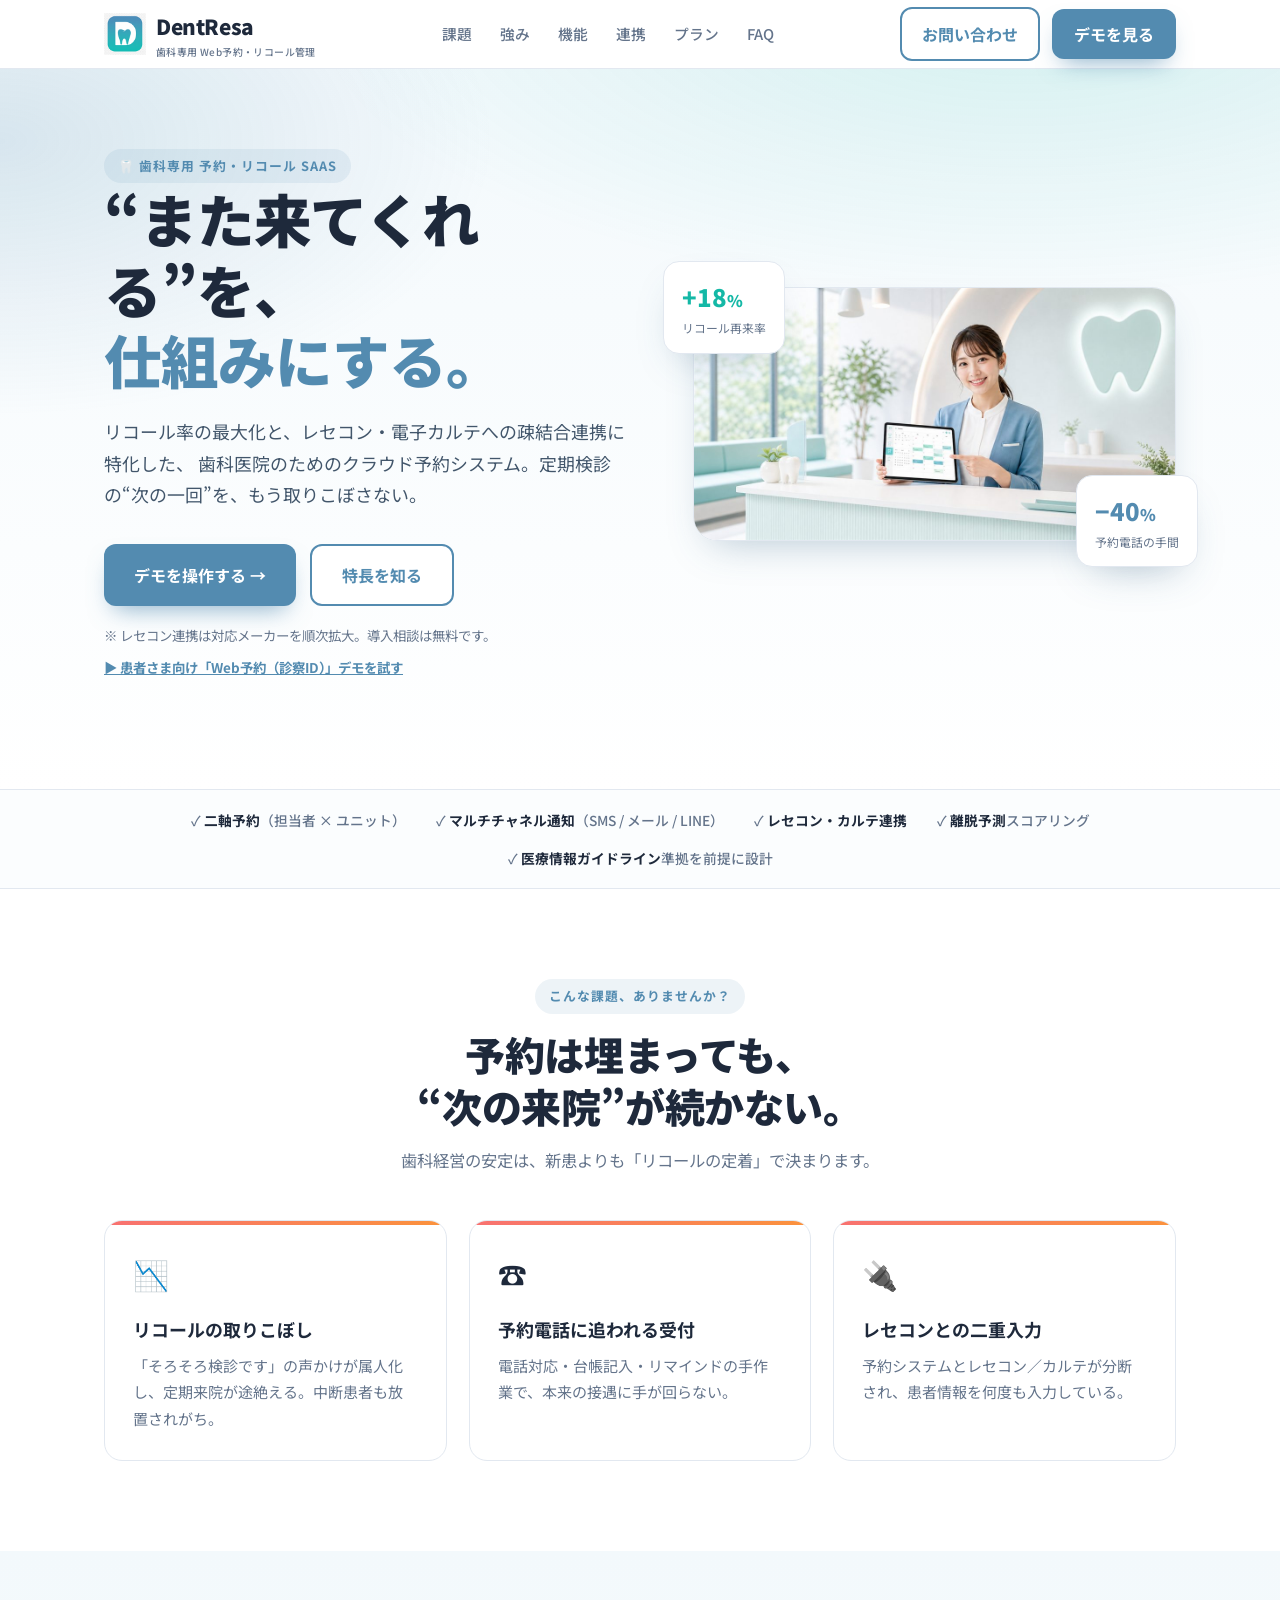
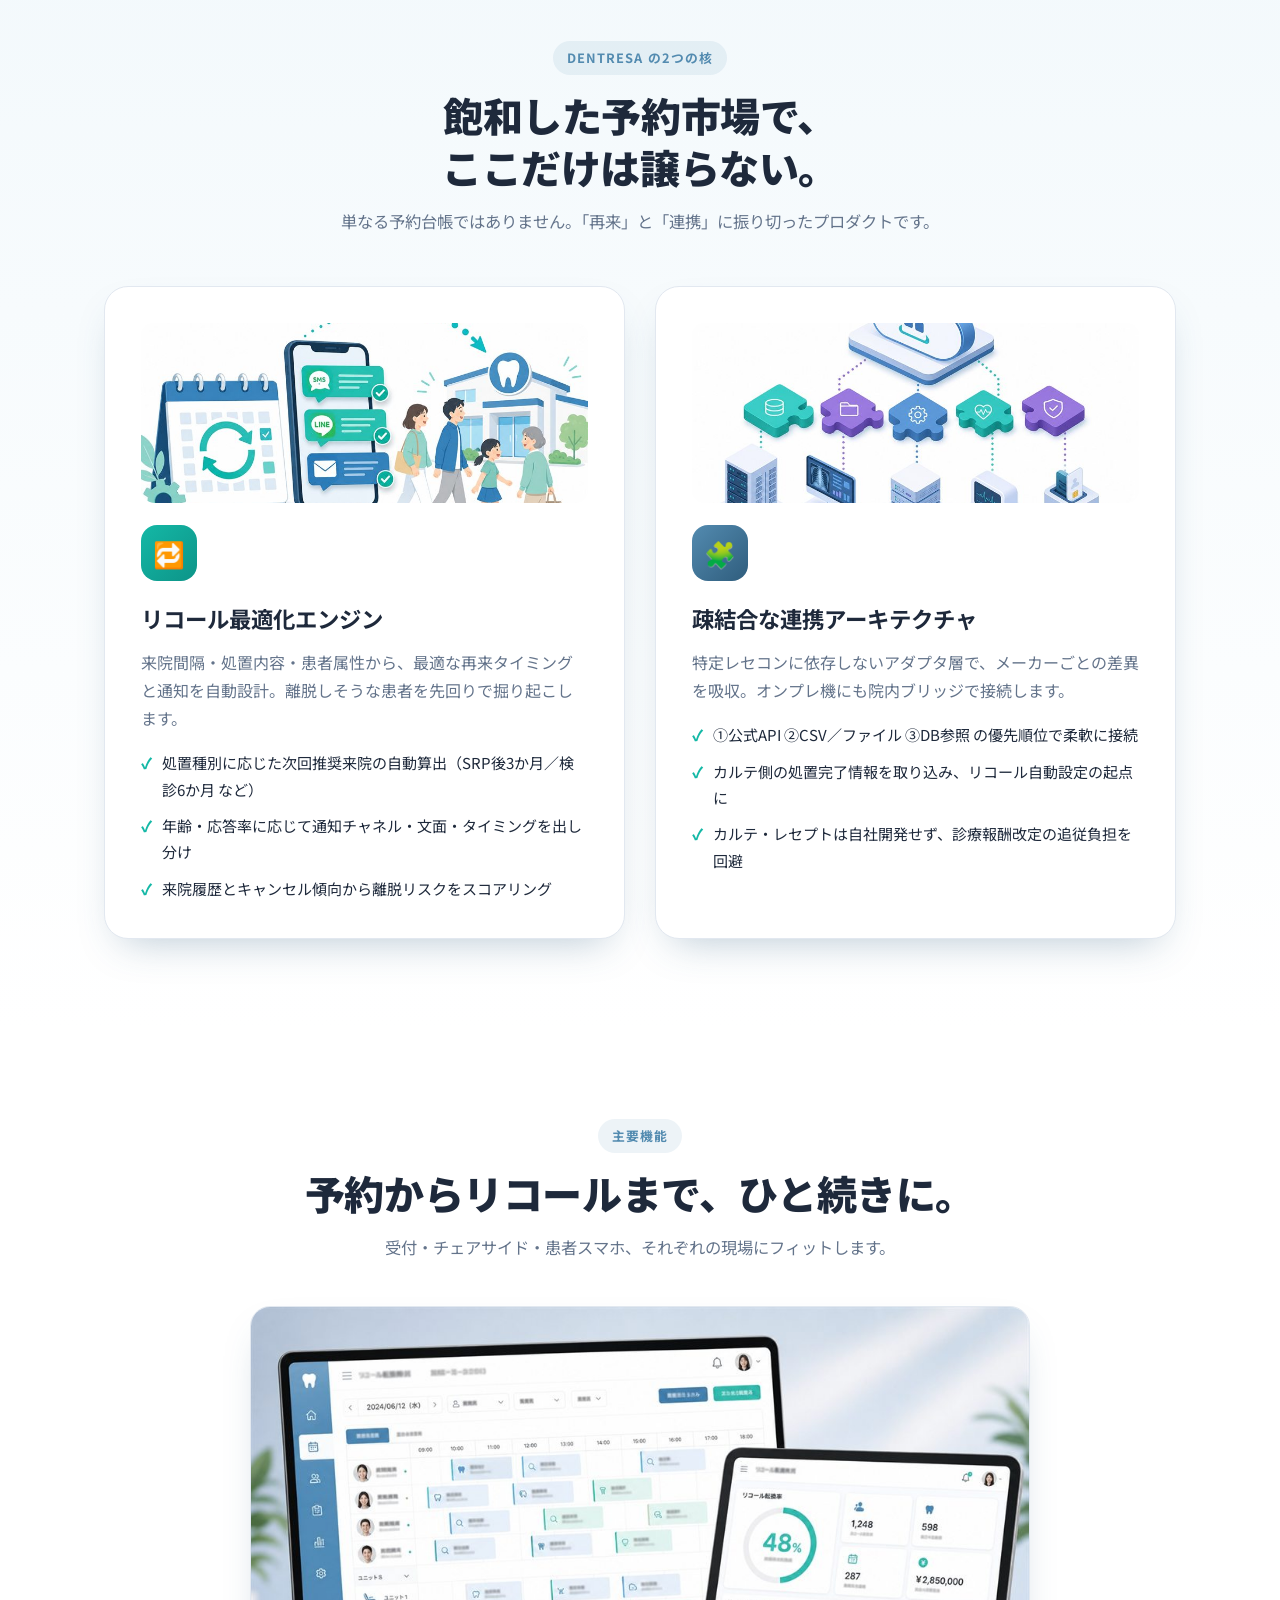
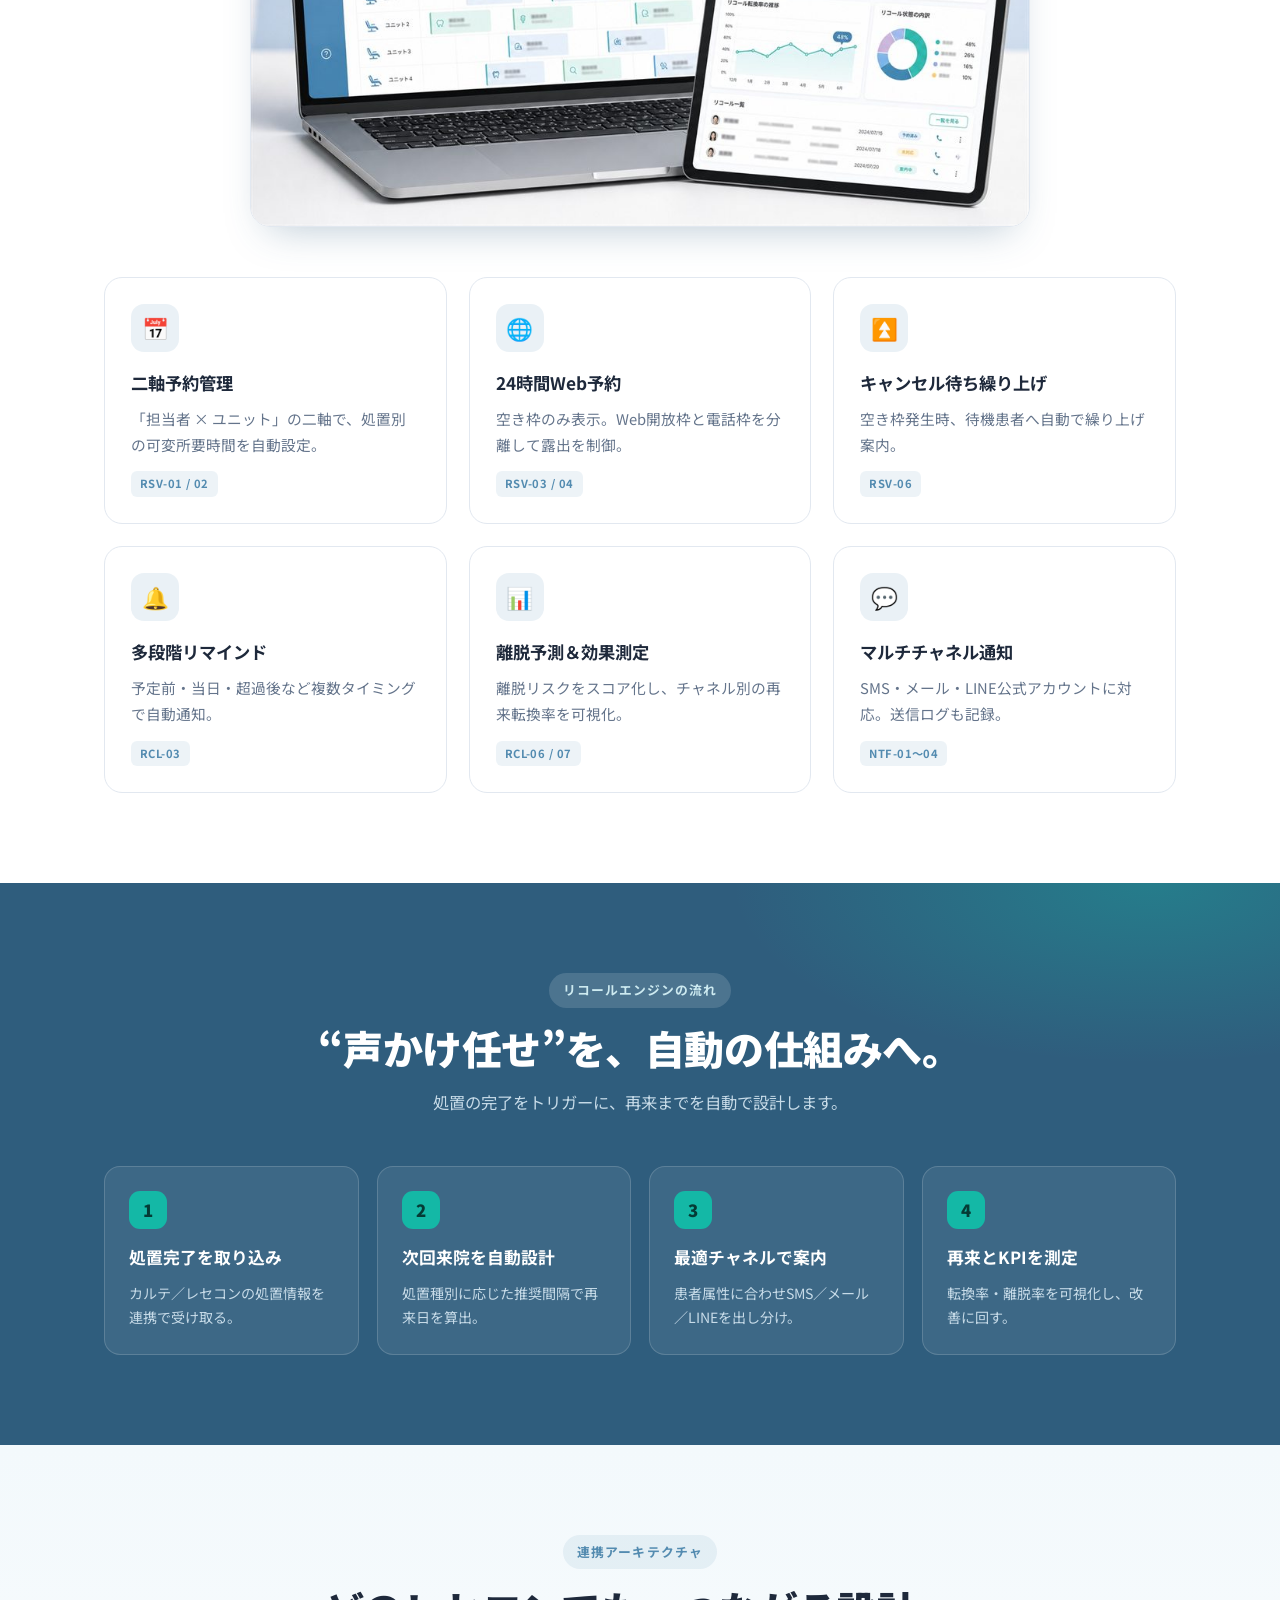
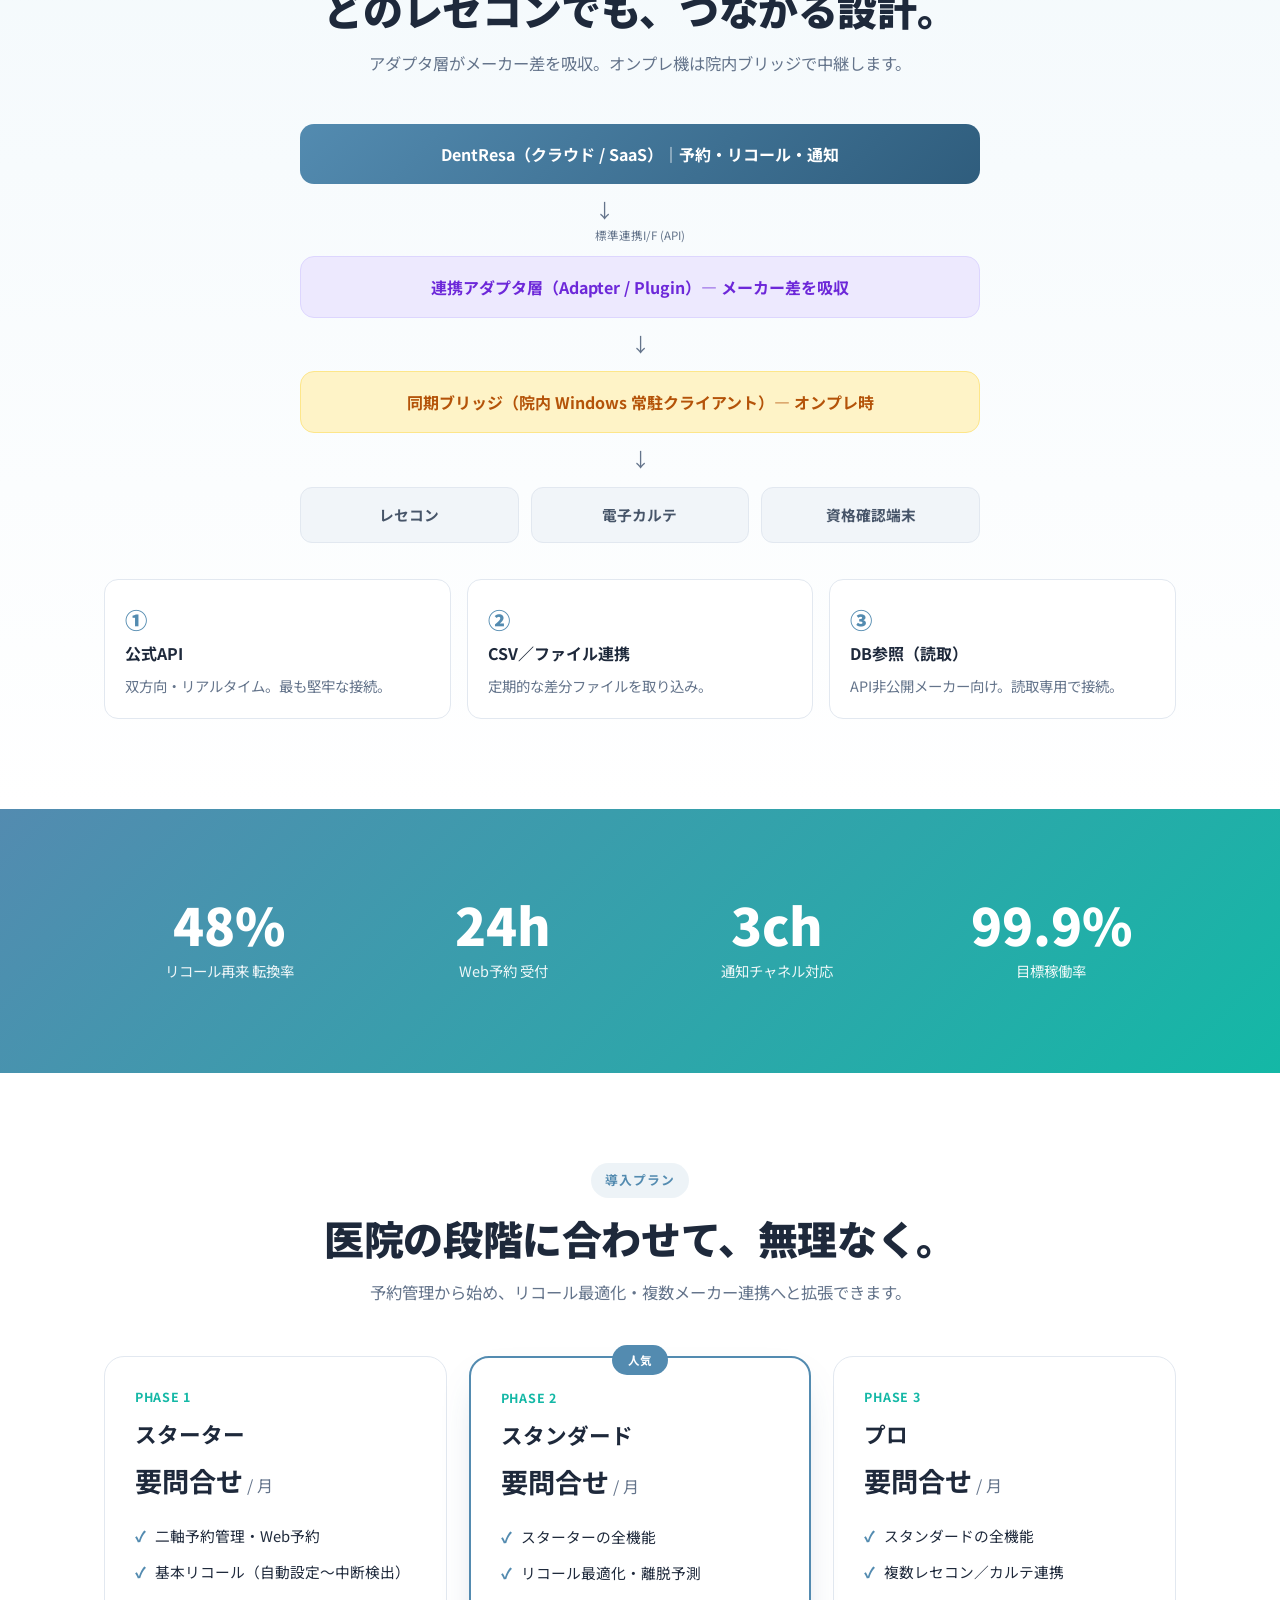
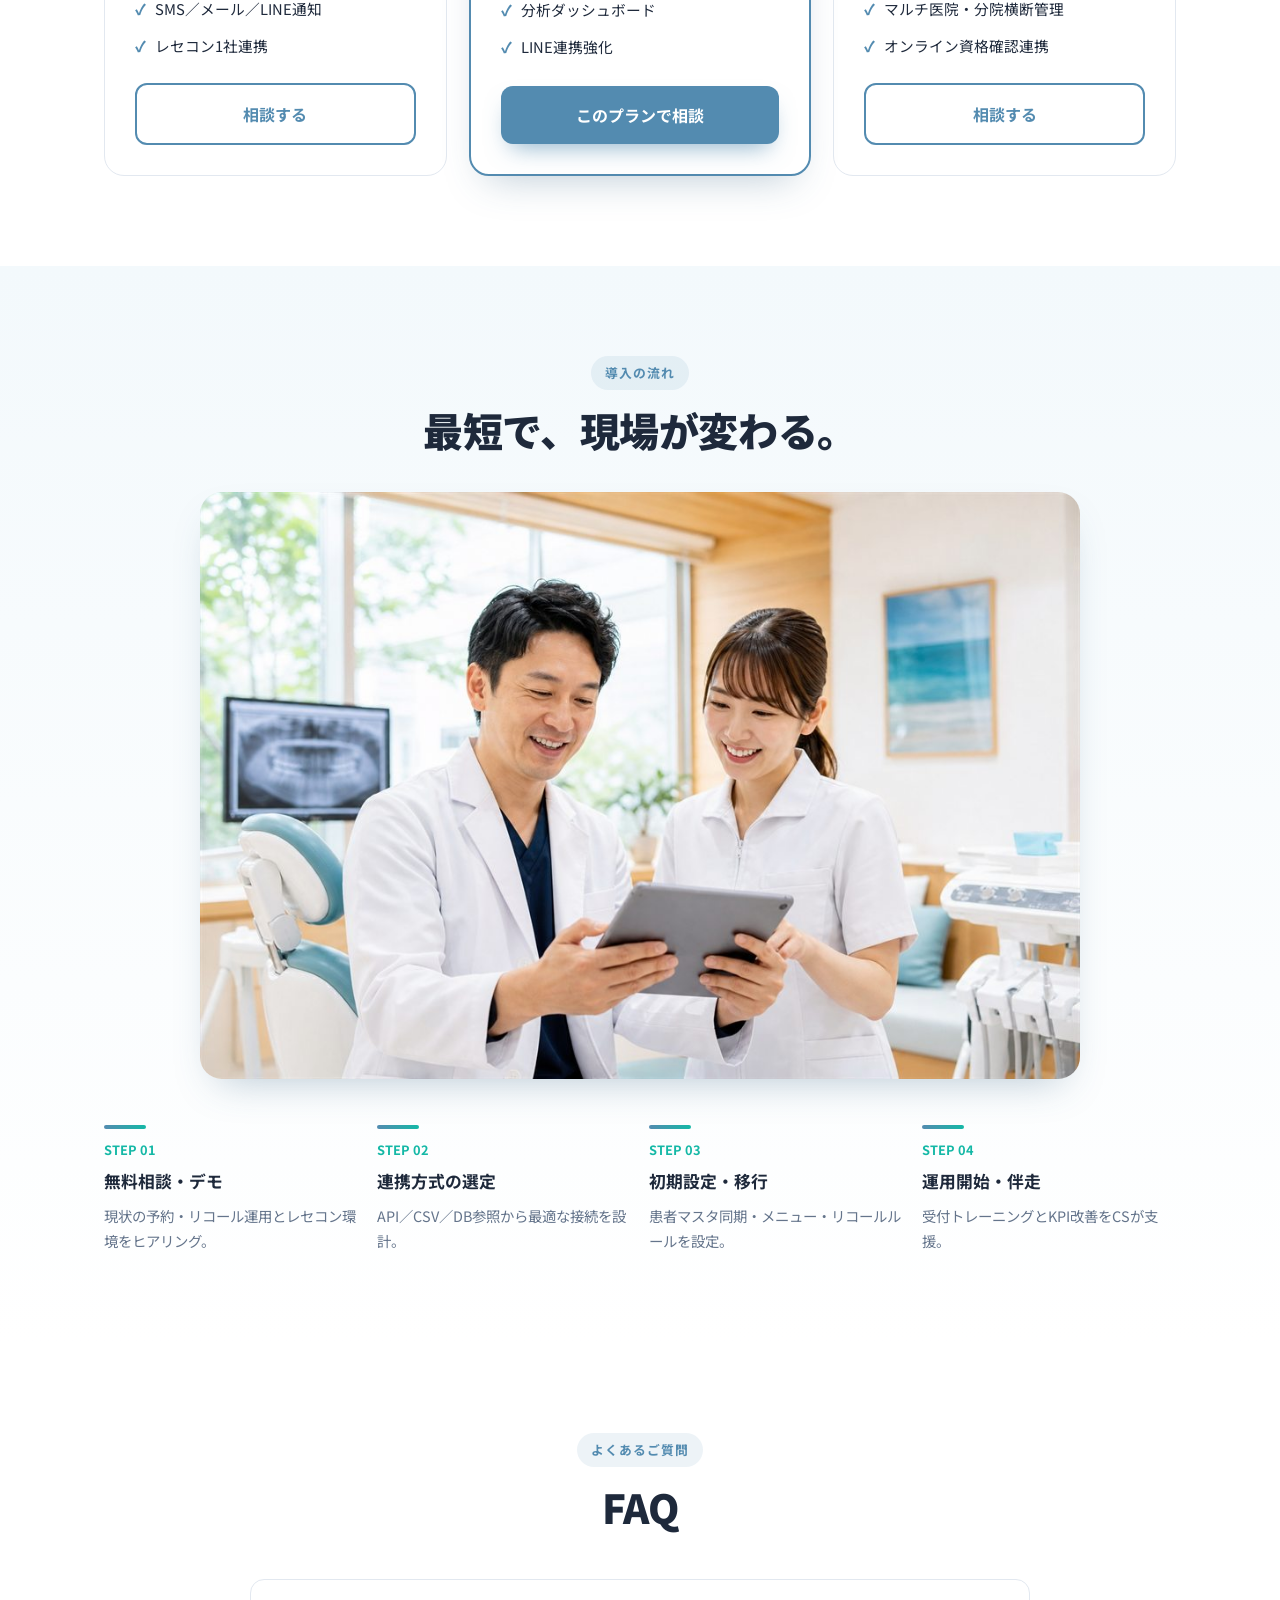
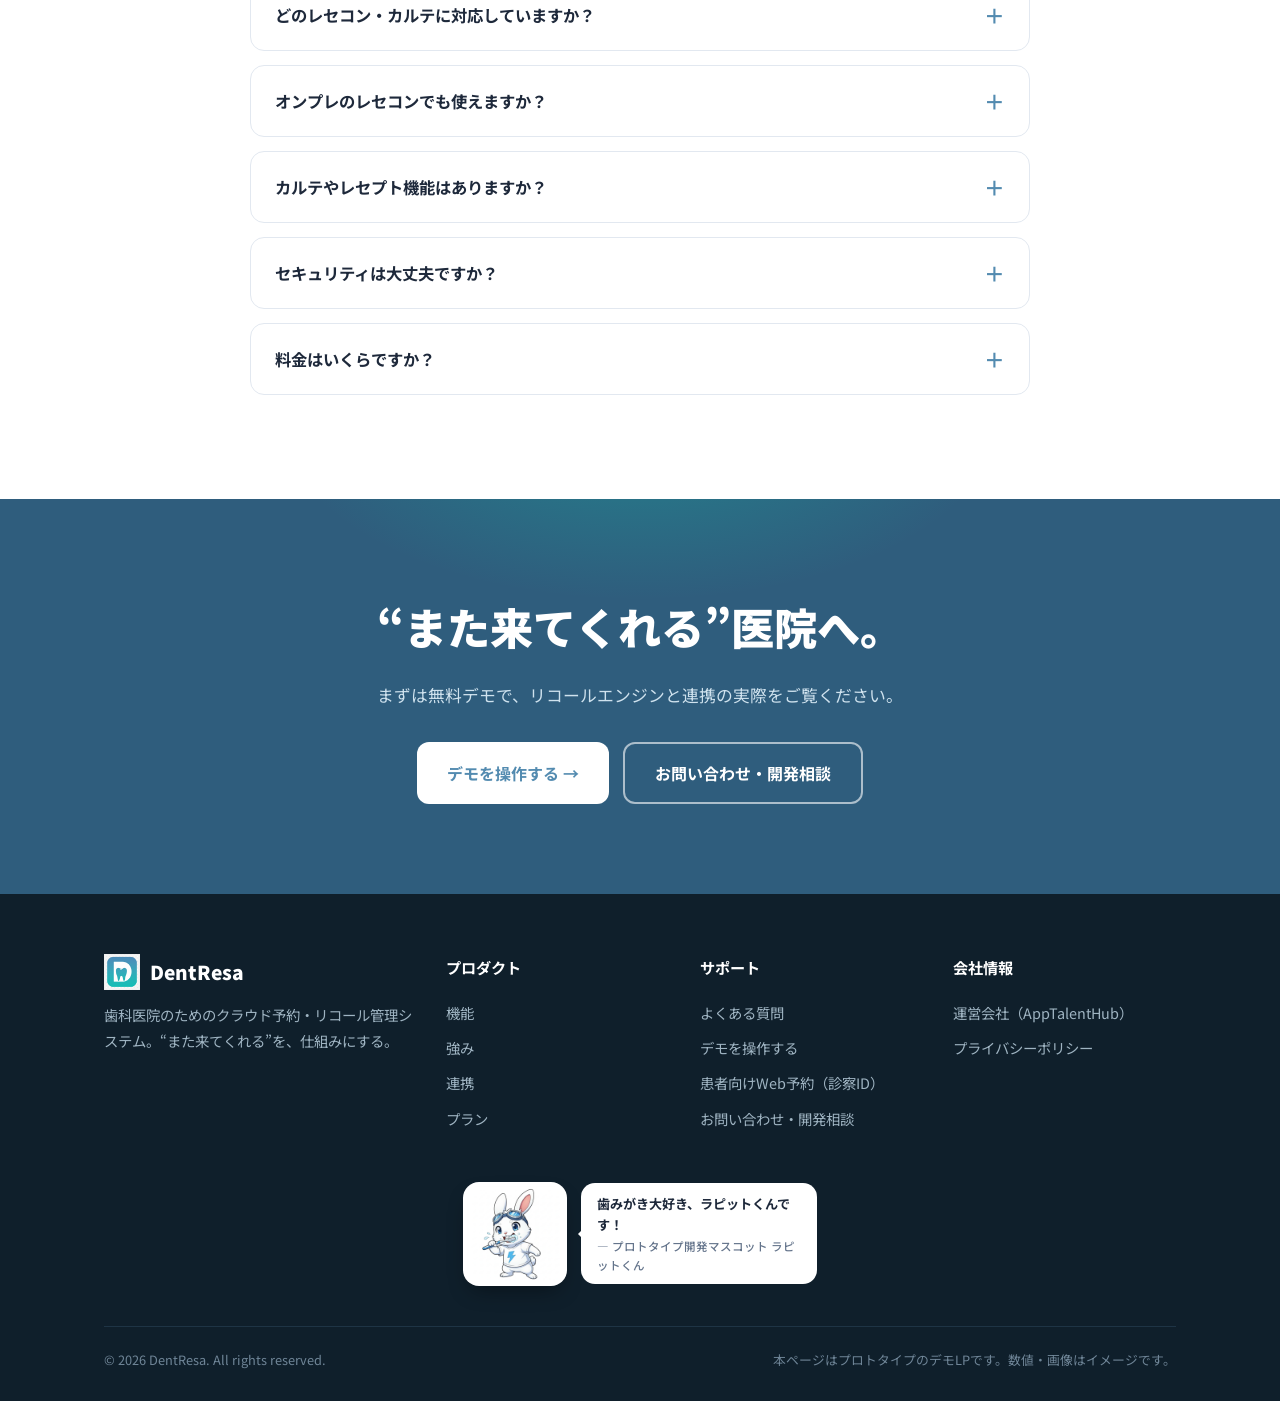
<file: lp/index.html>
<!DOCTYPE html>
<html lang="ja">
<head>
<meta charset="UTF-8" />
<meta name="viewport" content="width=device-width, initial-scale=1.0" />
<title>DentResa（デントレザ）｜歯科専用 Web予約・リコール管理システム</title>
<meta name="description" content="リコール率の最大化と、レセコン・電子カルテへの疎結合連携に特化した歯科医院向けクラウド予約システム。"また来てくれる"を、仕組みにする。" />
<link rel="canonical" href="https://dentresa.example.com/" />

<!-- OGP -->
<meta property="og:type" content="website" />
<meta property="og:title" content="DentResa｜"また来てくれる"を、仕組みにする。歯科専用 Web予約・リコール管理" />
<meta property="og:description" content="リコール最適化エンジンと疎結合な連携アーキテクチャで、歯科医院の予約業務を未来へ。" />
<meta property="og:image" content="images/hero.jpg" />
<meta name="twitter:card" content="summary_large_image" />

<!-- favicon (歯のシルエット) -->
<link rel="icon" href="data:image/svg+xml,%3Csvg xmlns='http://www.w3.org/2000/svg' viewBox='0 0 32 32'%3E%3Crect width='32' height='32' rx='8' fill='%23538bb0'/%3E%3Cpath d='M16 7c-3 0-4-1.5-6-1.5C7.5 5.5 6 7.5 6 11c0 4 1.2 7 2.4 10.5C9.2 23.8 9.8 26 11 26c1.4 0 1.6-3 2.4-5 .4-1 1.2-1.6 2.6-1.6s2.2.6 2.6 1.6c.8 2 1 5 2.4 5 1.2 0 1.8-2.2 2.6-4.5C26.8 18 28 15 28 11c0-3.5-1.5-5.5-4-5.5-2 0-3 1.5-6 1.5z' fill='white'/%3E%3C/svg%3E" />

<link rel="preconnect" href="https://fonts.googleapis.com" />
<link rel="preconnect" href="https://fonts.gstatic.com" crossorigin />
<link href="https://fonts.googleapis.com/css2?family=Noto+Sans+JP:wght@400;500;700;900&display=swap" rel="stylesheet" />

<style>
  :root{
    --primary:#538bb0;
    --primary-dark:#3d6f94;
    --primary-deep:#2f5d7d;
    --teal:#14b8a6;
    --teal-soft:#5eead4;
    --ink:#1e293b;
    --muted:#64748b;
    --line:#e2e8f0;
    --bg:#f7fafc;
    --radius:18px;
    --shadow:0 18px 40px -18px rgba(47,93,125,.35);
  }
  *{margin:0;padding:0;box-sizing:border-box}
  html{scroll-behavior:smooth}
  body{
    font-family:"Noto Sans JP","Hiragino Kaku Gothic ProN","Yu Gothic",Meiryo,sans-serif;
    color:var(--ink);background:#fff;line-height:1.75;-webkit-font-smoothing:antialiased;
    overflow-x:hidden;
  }
  a{color:inherit;text-decoration:none}
  img{max-width:100%;display:block}
  .wrap{max-width:1120px;margin:0 auto;padding:0 24px}
  .eyebrow{
    display:inline-flex;align-items:center;gap:8px;font-size:.8rem;font-weight:700;
    color:var(--primary);letter-spacing:.08em;text-transform:uppercase;
    background:rgba(83,139,176,.1);padding:6px 14px;border-radius:999px;
  }
  .sec-title{font-size:clamp(1.7rem,4vw,2.5rem);font-weight:900;line-height:1.3;letter-spacing:-.01em}
  .sec-lead{color:var(--muted);margin-top:14px;font-size:1.02rem}
  .btn{
    display:inline-flex;align-items:center;justify-content:center;gap:8px;
    font-weight:700;border-radius:12px;padding:15px 30px;font-size:1rem;
    transition:transform .2s ease,box-shadow .2s ease,background .2s ease;cursor:pointer;border:none;
  }
  .btn-primary{background:var(--primary);color:#fff;box-shadow:0 12px 24px -10px rgba(83,139,176,.7)}
  .btn-primary:hover{background:var(--primary-dark);transform:translateY(-2px)}
  .btn-ghost{background:#fff;color:var(--primary);border:2px solid var(--primary)}
  .btn-ghost:hover{background:var(--primary);color:#fff;transform:translateY(-2px)}
  .btn-white{background:#fff;color:var(--primary)}
  .btn-white:hover{transform:translateY(-2px);box-shadow:0 14px 28px -12px rgba(0,0,0,.4)}

  /* ---------- header ---------- */
  header{position:sticky;top:0;z-index:50;background:rgba(255,255,255,.82);backdrop-filter:blur(12px);border-bottom:1px solid var(--line)}
  .nav{display:flex;align-items:center;justify-content:space-between;height:68px}
  .logo{display:flex;align-items:center;gap:10px;font-weight:900;font-size:1.3rem;letter-spacing:-.02em}
  .logo .mark{width:38px;height:38px;border-radius:11px;background:linear-gradient(135deg,var(--primary),var(--teal));display:grid;place-items:center;color:#fff;font-size:1.2rem}
  .logo-mark{width:42px;height:42px;display:block;flex:none}
  .logo small{display:block;font-size:.62rem;font-weight:500;color:var(--muted);letter-spacing:.04em;margin-top:-2px}
  .nav-links{display:flex;align-items:center;gap:28px;font-size:.92rem;font-weight:500}
  .nav-links a{color:var(--muted);transition:color .2s}
  .nav-links a:hover{color:var(--primary)}
  .nav-cta{display:flex;align-items:center;gap:12px}
  .menu-btn{display:none;background:none;border:none;font-size:1.6rem;cursor:pointer;color:var(--ink)}
  @media(max-width:880px){
    .nav-links{display:none}
    .nav-cta .btn-ghost{display:none}
    .menu-btn{display:block}
  }
  .mobile-menu{display:none;flex-direction:column;gap:6px;padding:14px 24px 22px;border-bottom:1px solid var(--line);background:#fff}
  .mobile-menu.open{display:flex}
  .mobile-menu a{padding:10px 0;font-weight:500;border-bottom:1px solid #f1f5f9}

  /* ---------- hero ---------- */
  .hero{position:relative;padding:80px 0 110px;background:
    radial-gradient(1200px 500px at 80% -10%,rgba(20,184,166,.14),transparent 60%),
    radial-gradient(900px 500px at 0% 10%,rgba(83,139,176,.18),transparent 55%),
    linear-gradient(180deg,#f3f9fc,#ffffff);}
  .hero-grid{display:grid;grid-template-columns:1.05fr .95fr;gap:56px;align-items:center}
  .hero h1{font-size:clamp(2.2rem,5.4vw,3.6rem);font-weight:900;line-height:1.22;letter-spacing:-.02em}
  .hero h1 .hl{position:relative;color:var(--primary);white-space:nowrap}
  .hero h1 .hl::after{content:"";position:absolute;left:-2px;right:-2px;bottom:.08em;height:.34em;background:var(--teal-soft);opacity:.55;z-index:-1;border-radius:4px}
  .hero p.lead{margin-top:22px;font-size:1.12rem;color:#42566b;max-width:30em}
  .hero-cta{display:flex;gap:14px;margin-top:34px;flex-wrap:wrap}
  .hero-note{margin-top:18px;font-size:.84rem;color:var(--muted)}

  .hero-visual{position:relative}
  .hero-img{width:100%;border-radius:24px;box-shadow:var(--shadow);border:1px solid var(--line)}
  .hero-card-main{
    background:#fff;border-radius:24px;box-shadow:var(--shadow);padding:22px;border:1px solid var(--line);
  }
  .hcm-head{display:flex;align-items:center;justify-content:space-between;border-bottom:1px solid var(--line);padding-bottom:12px}
  .hcm-head b{font-size:.95rem}
  .dot{width:9px;height:9px;border-radius:50%;display:inline-block}
  .gauge{margin:18px 0 8px;text-align:center}
  .gauge .num{font-size:3.4rem;font-weight:900;color:var(--primary);line-height:1}
  .gauge .lbl{color:var(--muted);font-size:.85rem;margin-top:6px}
  .bar{height:9px;border-radius:99px;background:#eef2f6;overflow:hidden;margin-top:14px}
  .bar > i{display:block;height:100%;border-radius:99px;background:linear-gradient(90deg,var(--primary),var(--teal))}
  .mini-rows{margin-top:16px;display:flex;flex-direction:column;gap:10px}
  .mini-row{display:flex;align-items:center;justify-content:space-between;font-size:.86rem;background:#f8fafc;border-radius:12px;padding:10px 14px}
  .pill{font-size:.72rem;font-weight:700;padding:3px 10px;border-radius:999px}
  .pill.line{background:#dcfce7;color:#15803d}.pill.sms{background:#e0f2fe;color:#0369a1}

  .float{position:absolute;background:#fff;border-radius:16px;box-shadow:var(--shadow);padding:14px 18px;border:1px solid var(--line);animation:floaty 5s ease-in-out infinite}
  .float .k{font-size:1.5rem;font-weight:900;color:var(--teal)}
  .float .t{font-size:.74rem;color:var(--muted)}
  .float.a{top:-26px;left:-30px;animation-delay:.2s}
  .float.b{bottom:-26px;right:-22px;animation-delay:1.2s}
  .float.b .k{color:var(--primary)}
  @keyframes floaty{0%,100%{transform:translateY(0)}50%{transform:translateY(-12px)}}

  .marquee-strip{border-top:1px solid var(--line);border-bottom:1px solid var(--line);background:#fbfdfe;padding:18px 0}
  .marquee-strip .wrap{display:flex;flex-wrap:wrap;align-items:center;gap:14px 30px;justify-content:center;color:var(--muted);font-size:.86rem;font-weight:500}
  .marquee-strip b{color:var(--ink)}

  @media(max-width:880px){
    .hero-grid{grid-template-columns:1fr;gap:64px}
    .hero{padding:54px 0 90px}
    .float.a{left:0}.float.b{right:0}
  }

  /* ---------- generic section ---------- */
  section.block{padding:90px 0}
  .center{text-align:center;max-width:720px;margin:0 auto}

  /* problems */
  .prob-grid{display:grid;grid-template-columns:repeat(3,1fr);gap:22px;margin-top:46px}
  .prob{background:#fff;border:1px solid var(--line);border-radius:var(--radius);padding:28px;position:relative;overflow:hidden}
  .prob::before{content:"";position:absolute;inset:0 0 auto 0;height:4px;background:linear-gradient(90deg,#f87171,#fb923c)}
  .prob .ic{font-size:1.8rem}
  .prob h3{margin:14px 0 8px;font-size:1.12rem}
  .prob p{color:var(--muted);font-size:.94rem}

  /* differentiators */
  .diff{background:linear-gradient(180deg,#f3f9fc,#fff)}
  .diff-row{display:grid;grid-template-columns:1fr 1fr;gap:30px;margin-top:50px}
  .diff-card{background:#fff;border-radius:24px;border:1px solid var(--line);box-shadow:var(--shadow);padding:36px;position:relative;overflow:hidden}
  .diff-card .badge{position:absolute;top:26px;right:26px;font-size:3.6rem;font-weight:900;color:#eef4f8;line-height:1}
  .diff-card .ic{width:56px;height:56px;border-radius:16px;display:grid;place-items:center;font-size:1.6rem;color:#fff}
  .diff-card.one .ic{background:linear-gradient(135deg,var(--teal),#0d9488)}
  .diff-card.two .ic{background:linear-gradient(135deg,var(--primary),var(--primary-deep))}
  .diff-card h3{margin:18px 0 10px;font-size:1.4rem;position:relative}
  .diff-card p{color:var(--muted)}
  .diff-card ul{list-style:none;margin-top:18px;display:flex;flex-direction:column;gap:10px}
  .diff-card li{display:flex;gap:10px;font-size:.94rem;align-items:flex-start}
  .diff-card li::before{content:"✓";color:var(--teal);font-weight:900;flex:none}

  /* features */
  .feat-grid{display:grid;grid-template-columns:repeat(3,1fr);gap:22px;margin-top:50px}
  .feat{background:#fff;border:1px solid var(--line);border-radius:var(--radius);padding:26px;transition:transform .25s,box-shadow .25s}
  .feat:hover{transform:translateY(-6px);box-shadow:var(--shadow)}
  .feat .ic{width:48px;height:48px;border-radius:13px;background:rgba(83,139,176,.12);display:grid;place-items:center;font-size:1.35rem}
  .feat h3{margin:16px 0 8px;font-size:1.08rem}
  .feat p{color:var(--muted);font-size:.92rem}
  .feat .tag{display:inline-block;margin-top:14px;font-size:.7rem;font-weight:700;color:var(--primary);background:rgba(83,139,176,.1);padding:3px 9px;border-radius:6px;letter-spacing:.04em}
  /* image showcases */
  .showcase{margin:44px auto 0;max-width:780px}
  .showcase img{width:100%;border-radius:20px;box-shadow:var(--shadow);border:1px solid var(--line)}
  .card-img{width:100%;height:180px;object-fit:cover;border-radius:14px;margin-bottom:22px;background:#fff}
  .banner{margin:36px auto 0;max-width:880px}
  .banner img{width:100%;border-radius:22px;box-shadow:var(--shadow)}

  /* recall flow */
  .flow{background:var(--primary-deep);color:#fff;position:relative;overflow:hidden}
  .flow::after{content:"";position:absolute;inset:0;background:radial-gradient(700px 300px at 90% 0,rgba(20,184,166,.35),transparent 60%);pointer-events:none}
  .flow .eyebrow{background:rgba(255,255,255,.14);color:#cdeaf0}
  .flow .sec-title,.flow .sec-lead{color:#fff}
  .flow .sec-lead{color:#c7dbe8}
  .steps{display:grid;grid-template-columns:repeat(4,1fr);gap:18px;margin-top:50px;position:relative;z-index:1}
  .step{background:rgba(255,255,255,.07);border:1px solid rgba(255,255,255,.16);border-radius:16px;padding:24px}
  .step .n{width:38px;height:38px;border-radius:11px;background:var(--teal);color:#053b35;font-weight:900;display:grid;place-items:center;font-size:1.05rem}
  .step h3{margin:14px 0 8px;font-size:1.05rem}
  .step p{color:#c7dbe8;font-size:.88rem}

  /* integration diagram */
  .arch{display:flex;flex-direction:column;align-items:center;gap:10px;margin-top:46px}
  .arch .layer{width:100%;max-width:680px;text-align:center;border-radius:14px;padding:16px 20px;font-weight:700}
  .arch .l-cloud{background:linear-gradient(135deg,var(--primary),var(--primary-deep));color:#fff}
  .arch .l-adapter{background:#ede9fe;color:#6d28d9;border:1px solid #ddd6fe}
  .arch .l-bridge{background:#fef3c7;color:#b45309;border:1px solid #fde68a}
  .arch .l-row{display:grid;grid-template-columns:repeat(3,1fr);gap:12px;width:100%;max-width:680px}
  .arch .l-end{background:#f1f5f9;color:#475569;border:1px solid var(--line);border-radius:12px;padding:14px;text-align:center;font-weight:700;font-size:.92rem}
  .arch .down{color:var(--muted);font-size:1.2rem}
  .arch .down small{display:block;font-size:.72rem;margin-top:-2px}
  .prio{display:grid;grid-template-columns:repeat(3,1fr);gap:16px;margin-top:36px}
  .prio .p{border:1px solid var(--line);border-radius:14px;padding:20px;background:#fff}
  .prio .p .rk{font-size:1.4rem;font-weight:900;color:var(--primary)}

  /* stats */
  .stats{background:linear-gradient(135deg,var(--primary),var(--teal));color:#fff}
  .stats-grid{display:grid;grid-template-columns:repeat(4,1fr);gap:24px;text-align:center}
  .stat .num{font-size:clamp(2.2rem,5vw,3.2rem);font-weight:900;line-height:1}
  .stat .lbl{margin-top:8px;font-size:.9rem;opacity:.92}

  /* plans */
  .plan-grid{display:grid;grid-template-columns:repeat(3,1fr);gap:22px;margin-top:50px;align-items:stretch}
  .plan{background:#fff;border:1px solid var(--line);border-radius:20px;padding:30px;display:flex;flex-direction:column}
  .plan.pop{border:2px solid var(--primary);box-shadow:var(--shadow);position:relative}
  .plan.pop .ribbon{position:absolute;top:-13px;left:50%;transform:translateX(-50%);background:var(--primary);color:#fff;font-size:.72rem;font-weight:700;padding:5px 16px;border-radius:999px}
  .plan .ph{font-size:.78rem;font-weight:700;color:var(--teal);letter-spacing:.06em}
  .plan h3{font-size:1.35rem;margin:6px 0 4px}
  .plan .price{font-size:1rem;color:var(--muted);margin-bottom:18px}
  .plan .price b{font-size:1.7rem;color:var(--ink)}
  .plan ul{list-style:none;display:flex;flex-direction:column;gap:11px;font-size:.92rem;flex:1}
  .plan li{display:flex;gap:9px}
  .plan li::before{content:"✓";color:var(--primary);font-weight:900}
  .plan .btn{margin-top:24px;width:100%}

  /* steps to start */
  .start{display:grid;grid-template-columns:repeat(4,1fr);gap:18px;margin-top:46px;counter-reset:s}
  .start .s{position:relative;padding-top:14px}
  .start .s .n{font-size:.8rem;font-weight:700;color:var(--teal)}
  .start .s h3{font-size:1.05rem;margin:6px 0 6px}
  .start .s p{color:var(--muted);font-size:.9rem}
  .start .s::before{content:"";position:absolute;top:0;left:0;width:42px;height:4px;border-radius:99px;background:linear-gradient(90deg,var(--primary),var(--teal))}

  /* faq */
  .faq{max-width:780px;margin:46px auto 0}
  .qa{border:1px solid var(--line);border-radius:14px;margin-bottom:14px;background:#fff;overflow:hidden}
  .qa button{width:100%;text-align:left;background:none;border:none;padding:20px 24px;font-size:1.02rem;font-weight:700;cursor:pointer;display:flex;justify-content:space-between;gap:16px;align-items:center;color:var(--ink);font-family:inherit}
  .qa .ans{max-height:0;overflow:hidden;transition:max-height .3s ease;color:var(--muted)}
  .qa .ans p{padding:0 24px 20px}
  .qa.open .ans{max-height:320px}
  .qa .ar{transition:transform .3s;color:var(--primary);font-size:1.3rem}
  .qa.open .ar{transform:rotate(45deg)}

  /* cta */
  .cta{background:var(--primary-deep);color:#fff;text-align:center;position:relative;overflow:hidden}
  .cta::before{content:"";position:absolute;inset:0;background:radial-gradient(600px 300px at 50% -20%,rgba(20,184,166,.4),transparent 60%)}
  .cta .wrap{position:relative;z-index:1}
  .cta h2{font-size:clamp(1.8rem,4.5vw,2.7rem);font-weight:900}
  .cta p{margin-top:16px;color:#cfe2ee;font-size:1.05rem}
  .cta-btns{display:flex;gap:14px;justify-content:center;margin-top:32px;flex-wrap:wrap}

  /* footer */
  footer{background:#0f1f2b;color:#9fb4c2;padding:60px 0 30px;font-size:.9rem}
  .foot-grid{display:grid;grid-template-columns:1.4fr 1fr 1fr 1fr;gap:30px}
  footer h4{color:#fff;font-size:.95rem;margin-bottom:14px}
  footer a{display:block;padding:5px 0;color:#9fb4c2;transition:color .2s}
  footer a:hover{color:#fff}
  .foot-logo{display:flex;align-items:center;gap:10px;color:#fff;font-weight:900;font-size:1.2rem;margin-bottom:12px}
  .foot-bottom{border-top:1px solid #1e3445;margin-top:40px;padding-top:22px;display:flex;justify-content:space-between;flex-wrap:wrap;gap:10px;font-size:.8rem;color:#6f8597}
  /* mascot */
  .mascot{display:flex;align-items:center;justify-content:center;gap:14px;margin-top:46px}
  .mascot img{height:104px;width:auto;border-radius:16px;background:#fff;padding:4px;box-shadow:0 10px 22px -8px rgba(0,0,0,.45);animation:floaty 4s ease-in-out infinite}
  .mascot .bubble{position:relative;background:#fff;color:var(--ink);font-size:.82rem;font-weight:700;padding:10px 16px;border-radius:14px;max-width:18em;line-height:1.6}
  .mascot .bubble::before{content:"";position:absolute;left:-9px;top:50%;transform:translateY(-50%);border:6px solid transparent;border-right-color:#fff}
  .mascot .bubble small{display:block;font-weight:500;color:var(--muted);font-size:.72rem;margin-top:2px}

  /* reveal */
  .reveal{opacity:0;transform:translateY(26px);transition:opacity .7s ease,transform .7s ease}
  .reveal.in{opacity:1;transform:none}

  @media(max-width:880px){
    .prob-grid,.feat-grid,.steps,.stats-grid,.plan-grid,.start,.diff-row,.prio,.arch .l-row,.foot-grid{grid-template-columns:1fr}
    .stats-grid{grid-template-columns:1fr 1fr}
    .feat-grid{grid-template-columns:1fr 1fr}
    section.block{padding:64px 0}
  }
  @media(max-width:560px){.feat-grid{grid-template-columns:1fr}}
</style>
</head>
<body>

<!-- ============ HEADER ============ -->
<header>
  <div class="wrap nav">
    <a href="#top" class="logo">
      <img class="logo-mark" src="images/logo.png" alt="DentResa ロゴ" />
      <span>DentResa<small>歯科専用 Web予約・リコール管理</small></span>
    </a>
    <nav class="nav-links">
      <a href="#problem">課題</a>
      <a href="#strength">強み</a>
      <a href="#features">機能</a>
      <a href="#integration">連携</a>
      <a href="#plans">プラン</a>
      <a href="#faq">FAQ</a>
    </nav>
    <div class="nav-cta">
      <a href="https://forms.apptalenthub.co.jp/contact?utm_source=dentresa" target="_blank" rel="noopener" class="btn btn-ghost" style="padding:11px 20px">お問い合わせ</a>
      <a href="https://tsubasagit.github.io/dentresa-demo/" target="_blank" rel="noopener" class="btn btn-primary" style="padding:11px 22px">デモを見る</a>
      <button class="menu-btn" id="menuBtn" aria-label="メニュー">☰</button>
    </div>
  </div>
  <div class="mobile-menu" id="mobileMenu">
    <a href="#problem">課題</a>
    <a href="#strength">強み</a>
    <a href="#features">機能</a>
    <a href="#integration">連携</a>
    <a href="#plans">プラン</a>
    <a href="#faq">FAQ</a>
    <a href="https://forms.apptalenthub.co.jp/contact?utm_source=dentresa" target="_blank" rel="noopener">お問い合わせ・開発相談</a>
    <a href="https://tsubasagit.github.io/dentresa-demo/" target="_blank" rel="noopener" class="btn btn-primary" style="margin-top:10px">デモを見る</a>
  </div>
</header>

<!-- ============ HERO ============ -->
<section class="hero" id="top">
  <div class="wrap hero-grid">
    <div>
      <span class="eyebrow">🦷 歯科専用 予約・リコール SaaS</span>
      <h1>“また来てくれる”を、<br><span class="hl">仕組みにする。</span></h1>
      <p class="lead">
        リコール率の最大化と、レセコン・電子カルテへの疎結合連携に特化した、
        歯科医院のためのクラウド予約システム。定期検診の“次の一回”を、もう取りこぼさない。
      </p>
      <div class="hero-cta">
        <a href="https://tsubasagit.github.io/dentresa-demo/" target="_blank" rel="noopener" class="btn btn-primary">デモを操作する →</a>
        <a href="#strength" class="btn btn-ghost">特長を知る</a>
      </div>
      <p class="hero-note">※ レセコン連携は対応メーカーを順次拡大。導入相談は無料です。</p>
      <p class="hero-note" style="margin-top:8px">
        <a href="https://tsubasagit.github.io/dentresa-demo/reservations/new/" target="_blank" rel="noopener" style="color:var(--primary);font-weight:700;text-decoration:underline">▶ 患者さま向け「Web予約（診察ID）」デモを試す</a>
      </p>
    </div>

    <div class="hero-visual">
      <div class="float a">
        <div class="k">+18<span style="font-size:1rem">%</span></div>
        <div class="t">リコール再来率</div>
      </div>
      <div class="float b">
        <div class="k">−40<span style="font-size:1rem">%</span></div>
        <div class="t">予約電話の手間</div>
      </div>

      <img class="hero-img" src="images/hero.jpg" alt="タブレットで予約画面を見せる歯科医院の受付スタッフ" />
    </div>
  </div>
</section>

<div class="marquee-strip">
  <div class="wrap">
    <span>✓ <b>二軸予約</b>（担当者 × ユニット）</span>
    <span>✓ <b>マルチチャネル通知</b>（SMS / メール / LINE）</span>
    <span>✓ <b>レセコン・カルテ連携</b></span>
    <span>✓ <b>離脱予測</b>スコアリング</span>
    <span>✓ <b>医療情報ガイドライン</b>準拠を前提に設計</span>
  </div>
</div>

<!-- ============ PROBLEM ============ -->
<section class="block" id="problem">
  <div class="wrap">
    <div class="center reveal">
      <span class="eyebrow">こんな課題、ありませんか？</span>
      <h2 class="sec-title" style="margin-top:14px">予約は埋まっても、<br>“次の来院”が続かない。</h2>
      <p class="sec-lead">歯科経営の安定は、新患よりも「リコールの定着」で決まります。</p>
    </div>
    <div class="prob-grid">
      <div class="prob reveal">
        <div class="ic">📉</div>
        <h3>リコールの取りこぼし</h3>
        <p>「そろそろ検診です」の声かけが属人化し、定期来院が途絶える。中断患者も放置されがち。</p>
      </div>
      <div class="prob reveal">
        <div class="ic">☎️</div>
        <h3>予約電話に追われる受付</h3>
        <p>電話対応・台帳記入・リマインドの手作業で、本来の接遇に手が回らない。</p>
      </div>
      <div class="prob reveal">
        <div class="ic">🔌</div>
        <h3>レセコンとの二重入力</h3>
        <p>予約システムとレセコン／カルテが分断され、患者情報を何度も入力している。</p>
      </div>
    </div>
  </div>
</section>

<!-- ============ DIFFERENTIATORS ============ -->
<section class="block diff" id="strength">
  <div class="wrap">
    <div class="center reveal">
      <span class="eyebrow">DentResa の2つの核</span>
      <h2 class="sec-title" style="margin-top:14px">飽和した予約市場で、<br>ここだけは譲らない。</h2>
      <p class="sec-lead">単なる予約台帳ではありません。「再来」と「連携」に振り切ったプロダクトです。</p>
    </div>
    <div class="diff-row">
      <div class="diff-card one reveal">
        <img class="card-img" src="images/feature-recall.jpg" alt="自動リコールの仕組み：カレンダーとSMS・LINE・メール通知で患者の再来を促すイラスト" />
        <div class="ic">🔁</div>
        <h3>リコール最適化エンジン</h3>
        <p>来院間隔・処置内容・患者属性から、最適な再来タイミングと通知を自動設計。離脱しそうな患者を先回りで掘り起こします。</p>
        <ul>
          <li>処置種別に応じた次回推奨来院の自動算出（SRP後3か月／検診6か月 など）</li>
          <li>年齢・応答率に応じて通知チャネル・文面・タイミングを出し分け</li>
          <li>来院履歴とキャンセル傾向から離脱リスクをスコアリング</li>
        </ul>
      </div>
      <div class="diff-card two reveal">
        <img class="card-img" src="images/feature-integration.jpg" alt="疎結合な連携アーキテクチャ：クラウドとアダプタ層で複数のレセコン・カルテをつなぐアイソメトリック図" />
        <div class="ic">🧩</div>
        <h3>疎結合な連携アーキテクチャ</h3>
        <p>特定レセコンに依存しないアダプタ層で、メーカーごとの差異を吸収。オンプレ機にも院内ブリッジで接続します。</p>
        <ul>
          <li>①公式API ②CSV／ファイル ③DB参照 の優先順位で柔軟に接続</li>
          <li>カルテ側の処置完了情報を取り込み、リコール自動設定の起点に</li>
          <li>カルテ・レセプトは自社開発せず、診療報酬改定の追従負担を回避</li>
        </ul>
      </div>
    </div>
  </div>
</section>

<!-- ============ FEATURES ============ -->
<section class="block" id="features">
  <div class="wrap">
    <div class="center reveal">
      <span class="eyebrow">主要機能</span>
      <h2 class="sec-title" style="margin-top:14px">予約からリコールまで、ひと続きに。</h2>
      <p class="sec-lead">受付・チェアサイド・患者スマホ、それぞれの現場にフィットします。</p>
    </div>
    <div class="showcase reveal">
      <img src="images/dashboard-mockup.jpg" alt="DentResaの予約・リコール管理ダッシュボード画面（PC・タブレット）" />
    </div>
    <div class="feat-grid">
      <div class="feat reveal"><div class="ic">📅</div><h3>二軸予約管理</h3><p>「担当者 × ユニット」の二軸で、処置別の可変所要時間を自動設定。</p><span class="tag">RSV-01 / 02</span></div>
      <div class="feat reveal"><div class="ic">🌐</div><h3>24時間Web予約</h3><p>空き枠のみ表示。Web開放枠と電話枠を分離して露出を制御。</p><span class="tag">RSV-03 / 04</span></div>
      <div class="feat reveal"><div class="ic">⏫</div><h3>キャンセル待ち繰り上げ</h3><p>空き枠発生時、待機患者へ自動で繰り上げ案内。</p><span class="tag">RSV-06</span></div>
      <div class="feat reveal"><div class="ic">🔔</div><h3>多段階リマインド</h3><p>予定前・当日・超過後など複数タイミングで自動通知。</p><span class="tag">RCL-03</span></div>
      <div class="feat reveal"><div class="ic">📊</div><h3>離脱予測＆効果測定</h3><p>離脱リスクをスコア化し、チャネル別の再来転換率を可視化。</p><span class="tag">RCL-06 / 07</span></div>
      <div class="feat reveal"><div class="ic">💬</div><h3>マルチチャネル通知</h3><p>SMS・メール・LINE公式アカウントに対応。送信ログも記録。</p><span class="tag">NTF-01〜04</span></div>
    </div>
  </div>
</section>

<!-- ============ RECALL FLOW ============ -->
<section class="block flow">
  <div class="wrap">
    <div class="center reveal">
      <span class="eyebrow">リコールエンジンの流れ</span>
      <h2 class="sec-title" style="margin-top:14px">“声かけ任せ”を、自動の仕組みへ。</h2>
      <p class="sec-lead">処置の完了をトリガーに、再来までを自動で設計します。</p>
    </div>
    <div class="steps">
      <div class="step reveal"><div class="n">1</div><h3>処置完了を取り込み</h3><p>カルテ／レセコンの処置情報を連携で受け取る。</p></div>
      <div class="step reveal"><div class="n">2</div><h3>次回来院を自動設計</h3><p>処置種別に応じた推奨間隔で再来日を算出。</p></div>
      <div class="step reveal"><div class="n">3</div><h3>最適チャネルで案内</h3><p>患者属性に合わせSMS／メール／LINEを出し分け。</p></div>
      <div class="step reveal"><div class="n">4</div><h3>再来とKPIを測定</h3><p>転換率・離脱率を可視化し、改善に回す。</p></div>
    </div>
  </div>
</section>

<!-- ============ INTEGRATION ============ -->
<section class="block diff" id="integration">
  <div class="wrap">
    <div class="center reveal">
      <span class="eyebrow">連携アーキテクチャ</span>
      <h2 class="sec-title" style="margin-top:14px">どのレセコンでも、つながる設計。</h2>
      <p class="sec-lead">アダプタ層がメーカー差を吸収。オンプレ機は院内ブリッジで中継します。</p>
    </div>

    <div class="arch reveal">
      <div class="layer l-cloud">DentResa（クラウド / SaaS）｜予約・リコール・通知</div>
      <div class="down">↓<small>標準連携I/F (API)</small></div>
      <div class="layer l-adapter">連携アダプタ層（Adapter / Plugin）— メーカー差を吸収</div>
      <div class="down">↓</div>
      <div class="layer l-bridge">同期ブリッジ（院内 Windows 常駐クライアント）— オンプレ時</div>
      <div class="down">↓</div>
      <div class="l-row">
        <div class="l-end">レセコン</div>
        <div class="l-end">電子カルテ</div>
        <div class="l-end">資格確認端末</div>
      </div>
    </div>

    <div class="prio">
      <div class="p reveal"><div class="rk">①</div><strong>公式API</strong><p style="color:var(--muted);font-size:.9rem;margin-top:6px">双方向・リアルタイム。最も堅牢な接続。</p></div>
      <div class="p reveal"><div class="rk">②</div><strong>CSV／ファイル連携</strong><p style="color:var(--muted);font-size:.9rem;margin-top:6px">定期的な差分ファイルを取り込み。</p></div>
      <div class="p reveal"><div class="rk">③</div><strong>DB参照（読取）</strong><p style="color:var(--muted);font-size:.9rem;margin-top:6px">API非公開メーカー向け。読取専用で接続。</p></div>
    </div>
  </div>
</section>

<!-- ============ STATS ============ -->
<section class="block stats">
  <div class="wrap stats-grid">
    <div class="stat reveal"><div class="num">48%</div><div class="lbl">リコール再来 転換率</div></div>
    <div class="stat reveal"><div class="num">24h</div><div class="lbl">Web予約 受付</div></div>
    <div class="stat reveal"><div class="num">3ch</div><div class="lbl">通知チャネル対応</div></div>
    <div class="stat reveal"><div class="num">99.9%</div><div class="lbl">目標稼働率</div></div>
  </div>
</section>

<!-- ============ PLANS ============ -->
<section class="block" id="plans">
  <div class="wrap">
    <div class="center reveal">
      <span class="eyebrow">導入プラン</span>
      <h2 class="sec-title" style="margin-top:14px">医院の段階に合わせて、無理なく。</h2>
      <p class="sec-lead">予約管理から始め、リコール最適化・複数メーカー連携へと拡張できます。</p>
    </div>
    <div class="plan-grid">
      <div class="plan reveal">
        <div class="ph">PHASE 1</div>
        <h3>スターター</h3>
        <div class="price"><b>要問合せ</b> / 月</div>
        <ul>
          <li>二軸予約管理・Web予約</li>
          <li>基本リコール（自動設定〜中断検出）</li>
          <li>SMS／メール／LINE通知</li>
          <li>レセコン1社連携</li>
        </ul>
        <a href="https://forms.apptalenthub.co.jp/contact?utm_source=dentresa" target="_blank" rel="noopener" class="btn btn-ghost">相談する</a>
      </div>
      <div class="plan pop reveal">
        <span class="ribbon">人気</span>
        <div class="ph">PHASE 2</div>
        <h3>スタンダード</h3>
        <div class="price"><b>要問合せ</b> / 月</div>
        <ul>
          <li>スターターの全機能</li>
          <li>リコール最適化・離脱予測</li>
          <li>分析ダッシュボード</li>
          <li>LINE連携強化</li>
        </ul>
        <a href="https://forms.apptalenthub.co.jp/contact?utm_source=dentresa" target="_blank" rel="noopener" class="btn btn-primary">このプランで相談</a>
      </div>
      <div class="plan reveal">
        <div class="ph">PHASE 3</div>
        <h3>プロ</h3>
        <div class="price"><b>要問合せ</b> / 月</div>
        <ul>
          <li>スタンダードの全機能</li>
          <li>複数レセコン／カルテ連携</li>
          <li>マルチ医院・分院横断管理</li>
          <li>オンライン資格確認連携</li>
        </ul>
        <a href="https://forms.apptalenthub.co.jp/contact?utm_source=dentresa" target="_blank" rel="noopener" class="btn btn-ghost">相談する</a>
      </div>
    </div>
  </div>
</section>

<!-- ============ START STEPS ============ -->
<section class="block diff">
  <div class="wrap">
    <div class="center reveal">
      <span class="eyebrow">導入の流れ</span>
      <h2 class="sec-title" style="margin-top:14px">最短で、現場が変わる。</h2>
    </div>
    <div class="banner reveal">
      <img src="images/scene-clinic.jpg" alt="タブレットを見ながら打ち合わせる歯科医師と歯科衛生士" />
    </div>
    <div class="start">
      <div class="s reveal"><div class="n">STEP 01</div><h3>無料相談・デモ</h3><p>現状の予約・リコール運用とレセコン環境をヒアリング。</p></div>
      <div class="s reveal"><div class="n">STEP 02</div><h3>連携方式の選定</h3><p>API／CSV／DB参照から最適な接続を設計。</p></div>
      <div class="s reveal"><div class="n">STEP 03</div><h3>初期設定・移行</h3><p>患者マスタ同期・メニュー・リコールルールを設定。</p></div>
      <div class="s reveal"><div class="n">STEP 04</div><h3>運用開始・伴走</h3><p>受付トレーニングとKPI改善をCSが支援。</p></div>
    </div>
  </div>
</section>

<!-- ============ FAQ ============ -->
<section class="block" id="faq">
  <div class="wrap">
    <div class="center reveal">
      <span class="eyebrow">よくあるご質問</span>
      <h2 class="sec-title" style="margin-top:14px">FAQ</h2>
    </div>
    <div class="faq">
      <div class="qa reveal"><button>どのレセコン・カルテに対応していますか？ <span class="ar">＋</span></button><div class="ans"><p>アダプタ層で順次拡大しています。公式APIが理想ですが、CSVファイル連携やDB読取参照にも対応するため、API非公開メーカーでも接続を検討できます。まずは現在お使いの製品名をお知らせください。</p></div></div>
      <div class="qa reveal"><button>オンプレのレセコンでも使えますか？ <span class="ar">＋</span></button><div class="ans"><p>はい。院内に同期用のWindows常駐クライアント（同期ブリッジ）を設置し、クラウドとの中継を行います。出張設定にも対応します。</p></div></div>
      <div class="qa reveal"><button>カルテやレセプト機能はありますか？ <span class="ar">＋</span></button><div class="ans"><p>DentResaは予約・リコールに特化しており、カルテ・レセプト請求機能は持ちません。診療記録や保険請求は既存のレセコン／電子カルテに委ね、連携に徹することで、診療報酬改定への追従負担をなくしています。</p></div></div>
      <div class="qa reveal"><button>セキュリティは大丈夫ですか？ <span class="ar">＋</span></button><div class="ans"><p>通信のTLS暗号化・保存データの暗号化に加え、厚労省「医療情報システムの安全管理に関するガイドライン」および3省2ガイドラインへの準拠を前提に設計しています。操作・アクセス監査ログも保持します。</p></div></div>
      <div class="qa reveal"><button>料金はいくらですか？ <span class="ar">＋</span></button><div class="ans"><p>医院規模・連携内容・対象レセコンによって異なるため、個別にお見積りします。無料相談で最適なプランをご提案します。</p></div></div>
    </div>
  </div>
</section>

<!-- ============ CTA ============ -->
<section class="block cta" id="contact">
  <div class="wrap">
    <h2>“また来てくれる”医院へ。</h2>
    <p>まずは無料デモで、リコールエンジンと連携の実際をご覧ください。</p>
    <div class="cta-btns">
      <a href="https://tsubasagit.github.io/dentresa-demo/" target="_blank" rel="noopener" class="btn btn-white">デモを操作する →</a>
      <a href="https://forms.apptalenthub.co.jp/contact?utm_source=dentresa" target="_blank" rel="noopener" class="btn btn-ghost" style="background:transparent;color:#fff;border-color:rgba(255,255,255,.6)">お問い合わせ・開発相談</a>
    </div>
  </div>
</section>

<!-- ============ FOOTER ============ -->
<footer>
  <div class="wrap">
    <div class="foot-grid">
      <div>
        <div class="foot-logo"><img src="images/logo.png" alt="DentResa ロゴ" style="width:36px;height:36px" /> DentResa</div>
        <p style="max-width:24em">歯科医院のためのクラウド予約・リコール管理システム。“また来てくれる”を、仕組みにする。</p>
      </div>
      <div>
        <h4>プロダクト</h4>
        <a href="#features">機能</a>
        <a href="#strength">強み</a>
        <a href="#integration">連携</a>
        <a href="#plans">プラン</a>
      </div>
      <div>
        <h4>サポート</h4>
        <a href="#faq">よくある質問</a>
        <a href="https://tsubasagit.github.io/dentresa-demo/" target="_blank" rel="noopener">デモを操作する</a>
        <a href="https://tsubasagit.github.io/dentresa-demo/reservations/new/" target="_blank" rel="noopener">患者向けWeb予約（診察ID）</a>
        <a href="https://forms.apptalenthub.co.jp/contact?utm_source=dentresa" target="_blank" rel="noopener">お問い合わせ・開発相談</a>
      </div>
      <div>
        <h4>会社情報</h4>
        <a href="https://apptalenthub.co.jp/aboutus/" target="_blank" rel="noopener">運営会社（AppTalentHub）</a>
        <a href="https://apptalenthub.co.jp/privacypolicy/" target="_blank" rel="noopener">プライバシーポリシー</a>
      </div>
    </div>
    <div class="mascot">
      <img src="images/rabbit-kun.png" alt="プロトタイプ開発マスコット ラピットくん" />
      <span class="bubble">
        歯みがき大好き、ラピットくんです！
        <small>― プロトタイプ開発マスコット ラピットくん</small>
      </span>
    </div>
    <div class="foot-bottom">
      <span>© 2026 DentResa. All rights reserved.</span>
      <span>本ページはプロトタイプのデモLPです。数値・画像はイメージです。</span>
    </div>
  </div>
</footer>

<script>
  // モバイルメニュー
  const mb = document.getElementById('menuBtn');
  const mm = document.getElementById('mobileMenu');
  mb && mb.addEventListener('click', () => mm.classList.toggle('open'));
  mm && mm.querySelectorAll('a').forEach(a => a.addEventListener('click', () => mm.classList.remove('open')));

  // FAQ アコーディオン
  document.querySelectorAll('.qa button').forEach(btn => {
    btn.addEventListener('click', () => {
      const qa = btn.parentElement;
      const open = qa.classList.contains('open');
      document.querySelectorAll('.qa').forEach(x => x.classList.remove('open'));
      if (!open) qa.classList.add('open');
    });
  });

  // スクロールリビール
  const io = new IntersectionObserver((entries) => {
    entries.forEach(e => { if (e.isIntersecting) { e.target.classList.add('in'); io.unobserve(e.target); } });
  }, { threshold: 0.12 });
  document.querySelectorAll('.reveal').forEach(el => io.observe(el));
</script>
</body>
</html>
</file>
